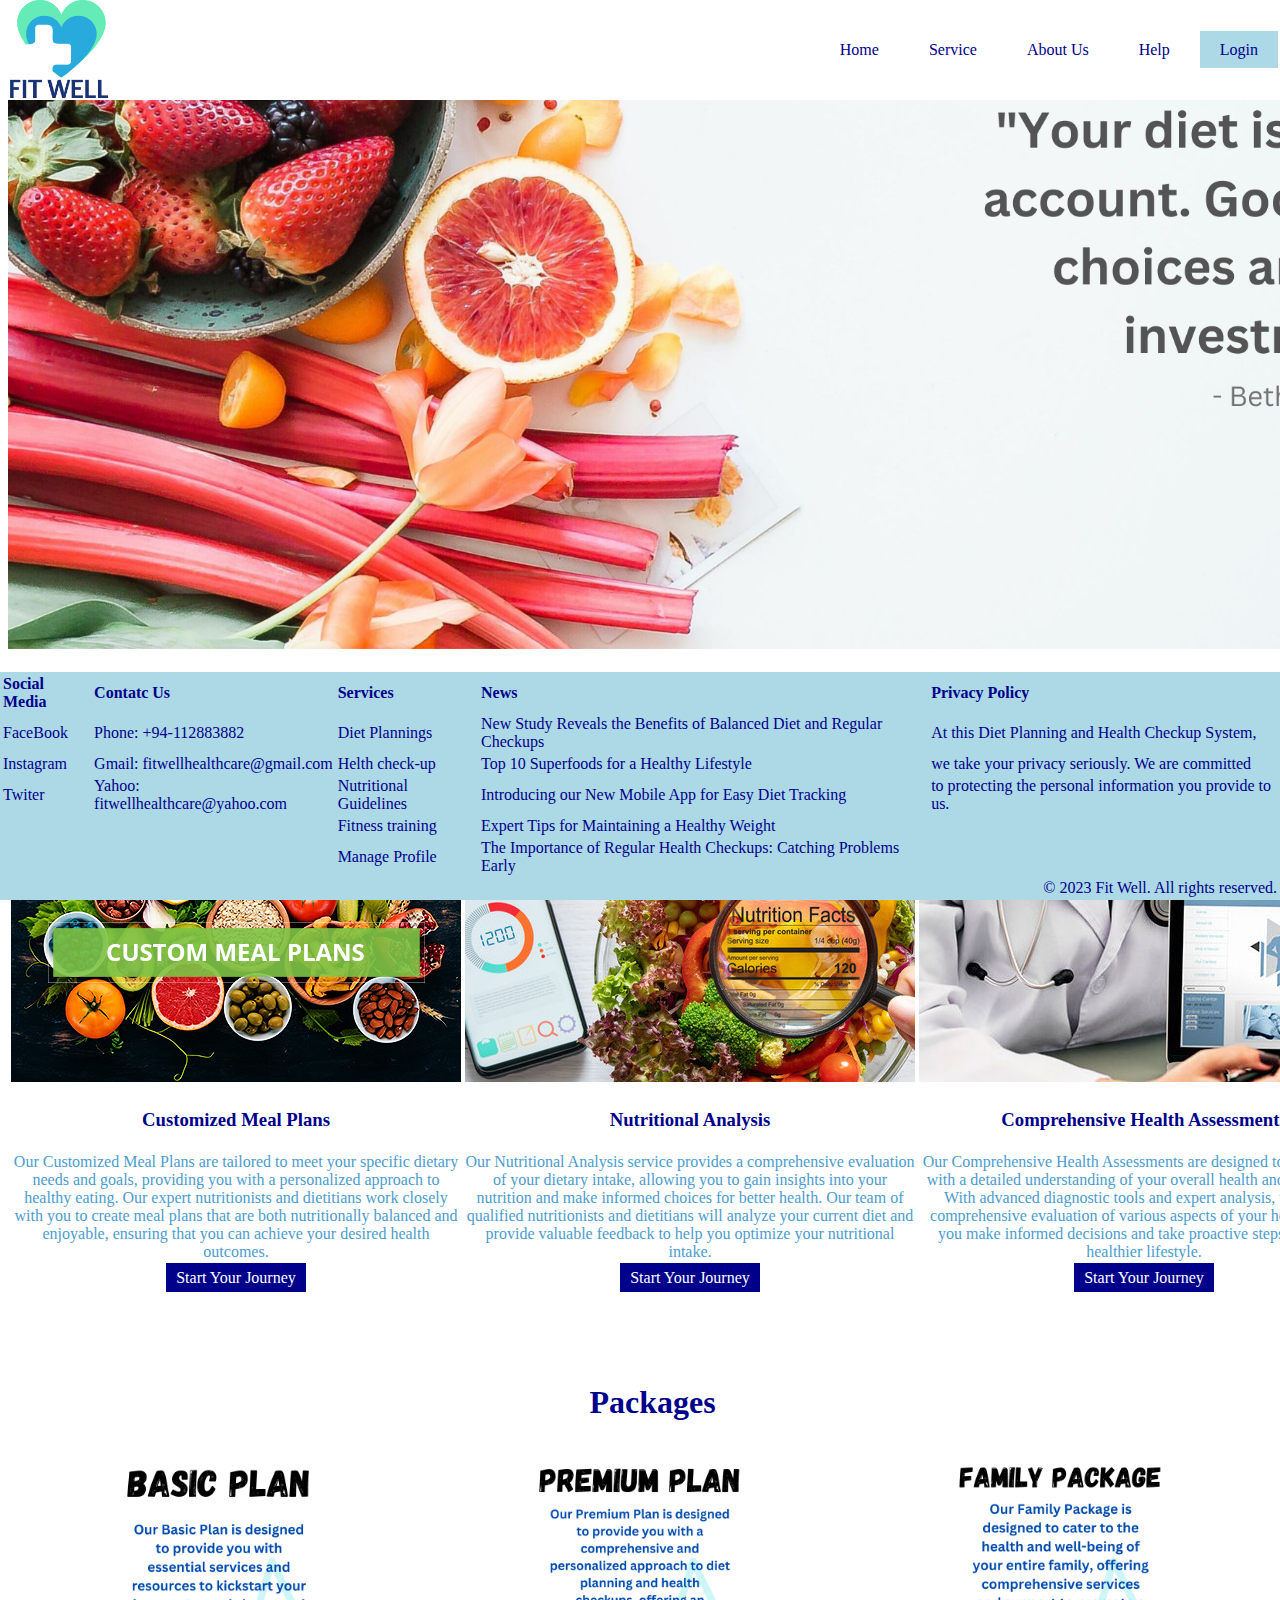
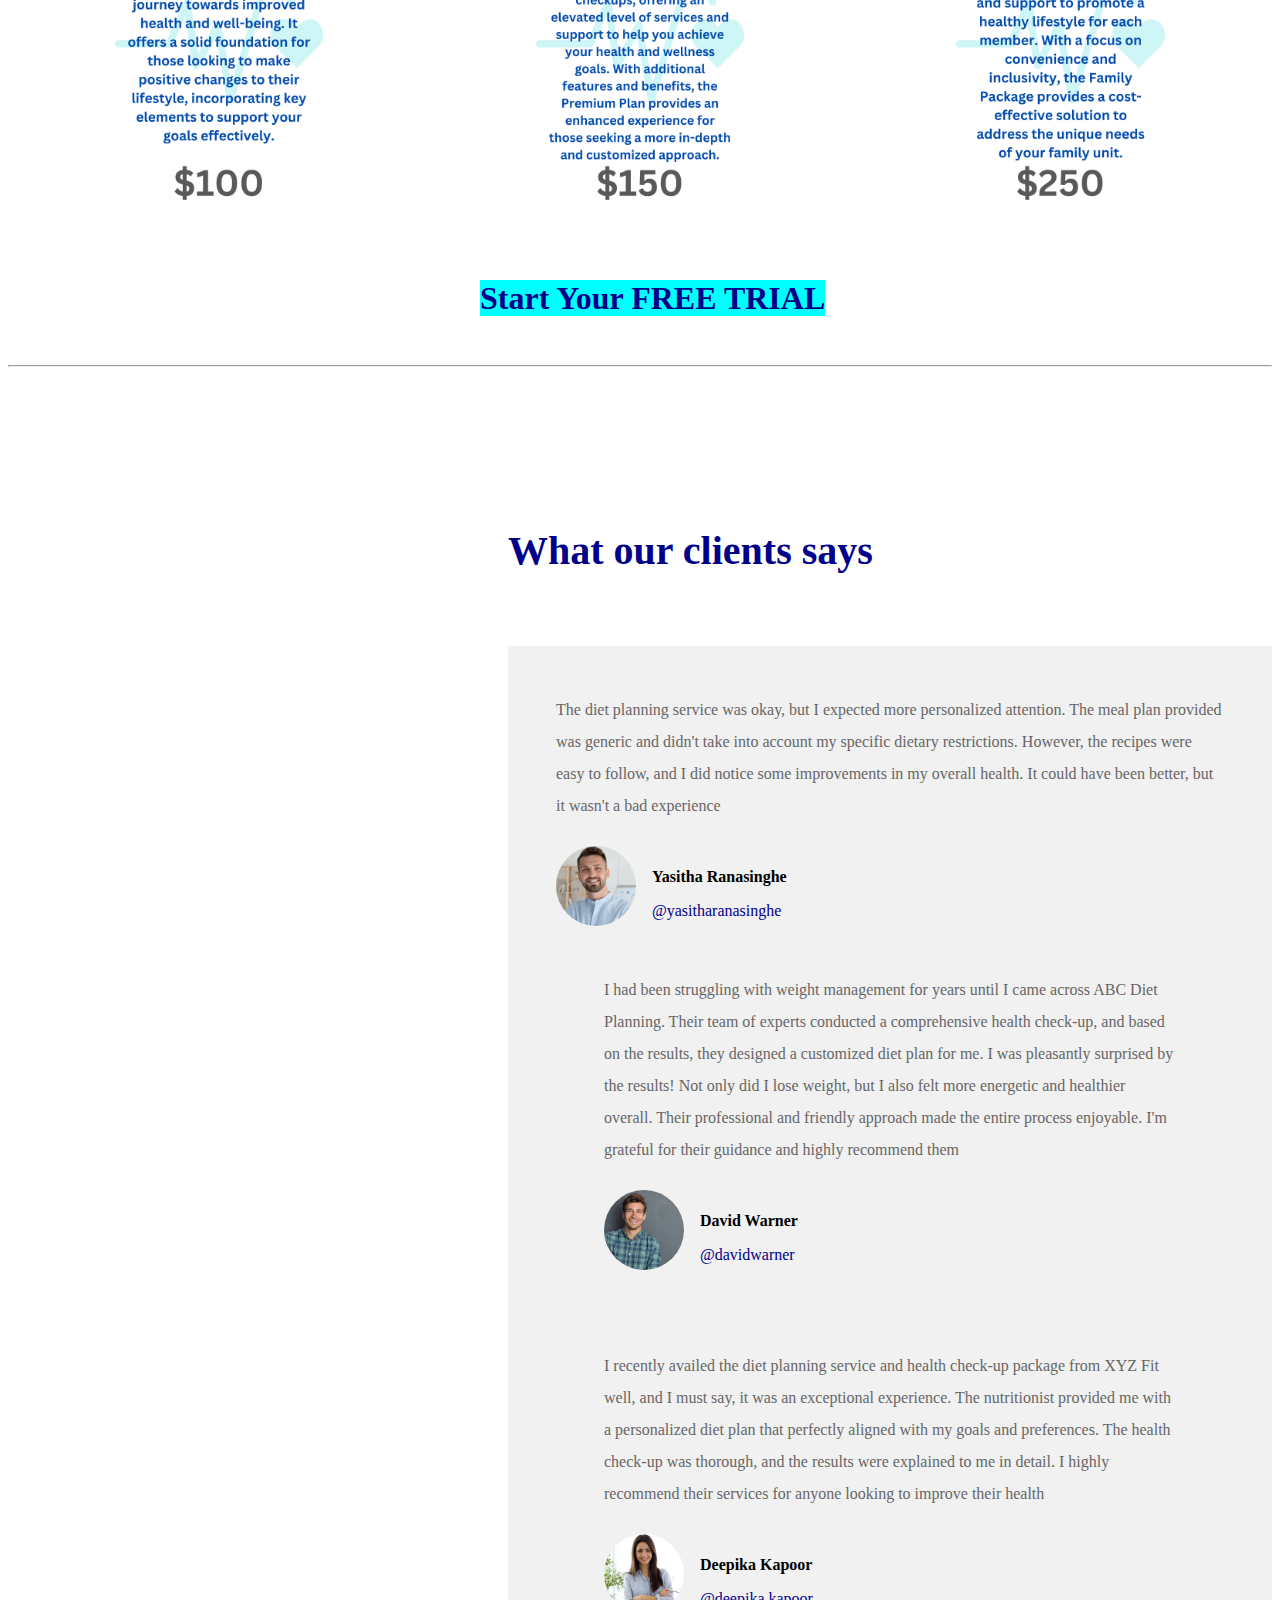
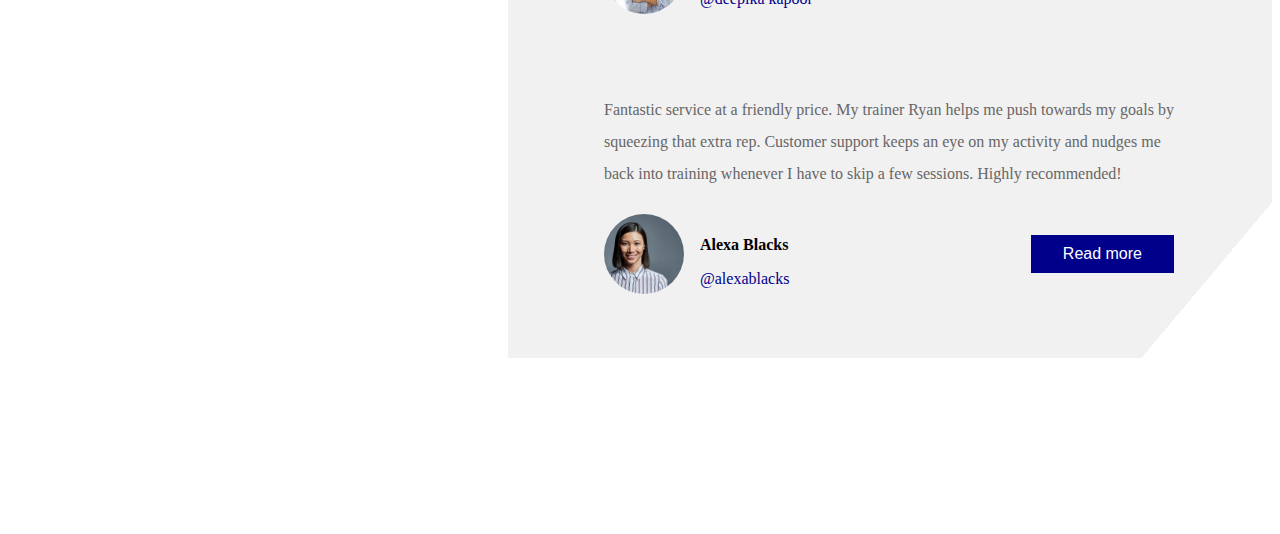
<file: index.html>
<!DOCTYPE html>
<head>
  <title>Home|Fit Well</title>
  <link rel="stylesheet" href="./Styles.css">
</head>

<body>
  <div class="navbar">
    <div class="image-div"></div>
    <ul class="menu">
      <li><a href="#">Home</a></li>
      <li><a href="#">Service</a></li>
      <li><a href="#">About Us</a></li>
      <li><a href="#">Help</a></li>
      <li><a href="login.php" class="login-button">Login</a></li>
    </ul>
  </div>
  <div class="img"></div>
    <!--Slide show section starts-->
    <div class="slide-container">
      <div class="Slideshow" style="max-width:520px; margin-top: 5px;">
      <img class="mySlides" src="img/one.png" style="width:285%">
        <img class="mySlides" src="img/two.png" style="width: 285%">
        <img class="mySlides" src="img/three.png" style="width:285%">
      </div>
    <!--Slide show section ends-->
    </div>
    <!--slide show js-->
    <script>
      var myIndex = 0;
      carousel();
      
      function carousel() {
        var i;
        var x = document.getElementsByClassName("mySlides");
        for (i = 0; i < x.length; i++) {
          x[i].style.display = "none";  
        }
        myIndex++;
        if (myIndex > x.length) {myIndex = 1}    
        x[myIndex-1].style.display = "block";  
        setTimeout(carousel, 2000); 
      }
      </script>
      <!--slide show js ends-->
    <br>
    <br>
    <br>
    <br>
    <br>

    <h1>Transform Your Health with Personalized Diet Plans and Checkups.</h1>
    <table class="service">
      <tr>
        <th><img src="img/CUSTOM-MEAL-PLANS.jpg"></th>
        <th><img src="img/nutri.jpg"></th>
        <th><img src="img/health.jpg"></th>
      </tr>
      <tr>
        <td><h3>Customized Meal Plans</h3></td>
        <td><h3>Nutritional Analysis</h3></td>
        <td><h3>Comprehensive Health Assessments</h3></td>
     </tr>
     <tr>
      <td>Our Customized Meal Plans are tailored to meet your specific dietary needs and goals, providing you with a personalized approach to healthy eating. Our expert nutritionists and dietitians work closely with you to create meal plans that are both nutritionally balanced and enjoyable, ensuring that you can achieve your desired health outcomes.</td>
      <td>Our Nutritional Analysis service provides a comprehensive evaluation of your dietary intake, allowing you to gain insights into your nutrition and make informed choices for better health. Our team of qualified nutritionists and dietitians will analyze your current diet and provide valuable feedback to help you optimize your nutritional intake.</td>
      <td>Our Comprehensive Health Assessments are designed to provide you with a detailed understanding of your overall health and well-being. With advanced diagnostic tools and expert analysis, we offer a comprehensive evaluation of various aspects of your health to help you make informed decisions and take proactive steps towards a healthier lifestyle.</td>
     </tr>
     <tr>
      <td></td>
      <td></td>
      <td></td>
     </tr>
     <tr class="start">
      <td><a href="#">Start Your Journey</a></td>
      <td><a href="#">Start Your Journey</a></td>
      <td><a href="#">Start Your Journey</a></td>
     </tr>
    </table>
    <br>
    <br>
    <br>
    <br>

    <h1>Packages</h1>
    <table class="package">
      <tr>
        <th><a href="#"><img src="img/Basic.png" width="50%" height="50%"></a></th>
        <th><a href="#"><img src="img/premium.png" width="50%" height="50%"></a></th>
        <th><a href="#"><img src="img/family.png" width="50%" height="50%"></a></th>
      </tr>
    </table>
    <br>
    <br>

    <h1 class="trial"><a href="#">Start Your FREE TRIAL</a></h1>
    <br>
    <hr>

    <!--Customer review part start-->
    <section class="review">
      <div class="information">
          <h3>What our clients says</h3>
          </div>
  
  <div class="swiper review-slider">
  
     <div class="swiper-wrapper">
  
        <div class="swiper-slide slide">
             <p>The diet planning service was okay, but I expected more personalized attention. The meal plan provided was generic and didn't take into account my specific dietary restrictions. However, the recipes were easy to follow, and I did notice some improvements in my overall health. It could have been better, but it wasn't a bad experience </p>
                <div class="user">
                  <img src="img/yasitha.jpg" alt="">
                    <div class="info">
                      <h3>Yasitha Ranasinghe</h3>
                      <span>@yasitharanasinghe</span>
                      </div>
                  <i class="fas fa-quote-left"></i>
              </div>
        
          
  
       <div class="swiper-slide slide">
          <p>I had been struggling with weight management for years until I came across ABC Diet Planning. Their team of experts conducted a comprehensive health check-up, and based on the results, they designed a customized diet plan for me. I was pleasantly surprised by the results! Not only did I lose weight, but I also felt more energetic and healthier overall. Their professional and friendly approach made the entire process enjoyable. I'm grateful for their guidance and highly recommend them</p>
              <div class="user">
                  <img src="img/david.jpg" alt="">
                      <div class="info">
                          <h3>David Warner</h3>
                          <span>@davidwarner</span>
                      </div>
                  <i class="fas fa-quote-left"></i>
              </div>
          </div>
     
          <div class="swiper-slide slide">
            <p>I recently availed the diet planning service and health check-up package from XYZ Fit well, and I must say, it was an exceptional experience. The nutritionist provided me with a personalized diet plan that perfectly aligned with my goals and preferences. The health check-up was thorough, and the results were explained to me in detail. I highly recommend their services for anyone looking to improve their health</p>
                <div class="user">
                    <img src="img/deepika.jpg" alt="">
                      <div class="info">
                          <h3>Deepika Kapoor</h3>
                          <span>@deepika kapoor</span>
                      </div>
                      <i class="fas fa-quote-left"></i>
                  </div>
              </div>
  
          <div class="swiper-slide slide">
            <p>Fantastic service at a friendly price. My trainer Ryan helps me push towards my goals by squeezing that extra rep. Customer support keeps an eye on my activity and nudges me back into training whenever I have to skip a few sessions. Highly recommended!</p>
                  <div class="user">
                  <img src="img/alexa.jpg" alt="">
                  <div class="info">
                  <h3>Alexa Blacks</h3>
                  <span>@alexablacks</span>
              </div>
          <i class="fas fa-quote-left"></i>
        <button class="Readmore-Button" id="ReadmoreButton" ><a href="#">Read more</a></button>
            </section>
                  </div>
              </div>
          </div>
      </div>
  </div>
  
  <!--Customer review part end-->
<br>
  
    <!--footer-->
    <div class="footer">
      <table>
        <tr>
          <th>Social Media</th>
          <th>Contatc Us</th>
          <th>Services</th>
          <th>News</th>
          <th>Privacy Policy</th>
        </tr>
        <tr>
          <td>FaceBook</td>
          <td>Phone: +94-112883882</td>
          <td>Diet Plannings</td>
          <td>New Study Reveals the Benefits of Balanced Diet and Regular Checkups</td>
          <td>At this Diet Planning and Health Checkup System,</td>
        </tr>
        <tr>
          <td>Instagram</td>
          <td>Gmail: fitwellhealthcare@gmail.com</td>
          <td>Helth check-up</td>
          <td>Top 10 Superfoods for a Healthy Lifestyle</td>
          <td>we take your privacy seriously. We are committed</td>
        </tr>
        <tr>
          <td>Twiter</td>
          <td>Yahoo: fitwellhealthcare@yahoo.com</td>
          <td>Nutritional Guidelines</td>
          <td>Introducing our New Mobile App for Easy Diet Tracking</td>
          <td>to protecting the personal information you provide to us.</td>
        </tr>
        <tr>
          <td> </td>
          <td> </td>
          <td>Fitness training</td>
          <td>Expert Tips for Maintaining a Healthy Weight</td>
          <td> </td>
        </tr>
        <tr>
          <td> </td>
          <td> </td>
          <td>Manage Profile</td>
          <td>The Importance of Regular Health Checkups: Catching Problems Early</td>
        </tr>
        <tr>
          <td> </td>
          <td> </td>
          <td> </td>
          <td> </td>
          <td align="right">© 2023 Fit Well. All rights reserved.</td>
        </tr>
      </table>
    </div>
    <!--footer code ends-->
</body>
</html>
</file>
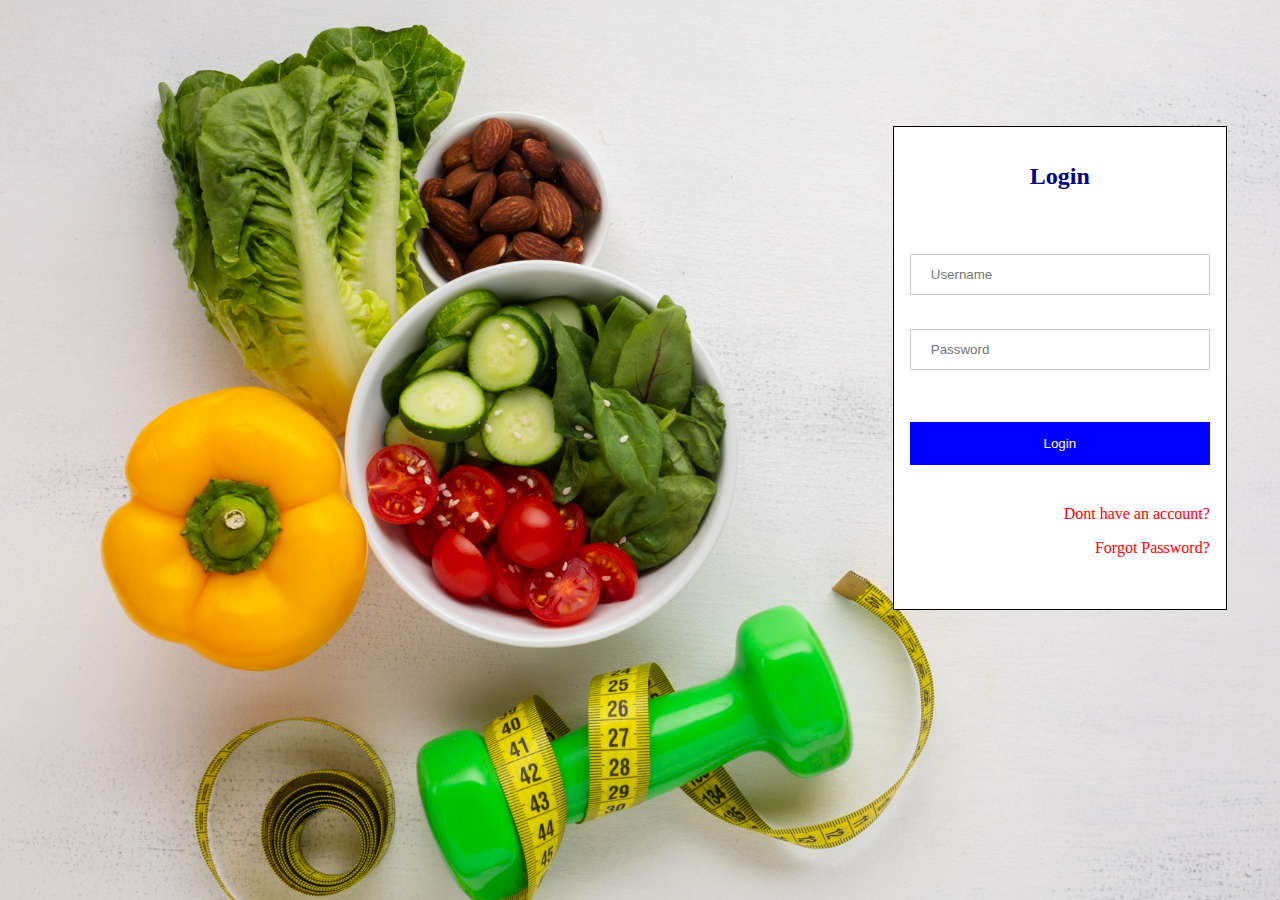
<file: login.html>
<!DOCTYPE html>
<head>
    <title>login|Fit Well</title>
    <link rel="stylesheet" href="./Styles.css">
</head>

<body class="bg-img">
    <div class="lcontainer">
        <h2>Login</h2>
        <br>
        <br>
        <form action="login.php" method="post">
          <input type="text" name="uname" placeholder="Username" required>
          <br>
          <br>
          <input type="password" name="pwd" placeholder="Password" required>
          <br>
          <br>
          <br>
          <button type="submit" name="submit">Login</button>
          <br>
          <p><a href="http://localhost/WEBpg/register.php">Dont have an account?</a></p>
          <br>
          <p><a href="#">Forgot Password?</a></p>
        </form>
      </div>
</body>
</html>
</file>
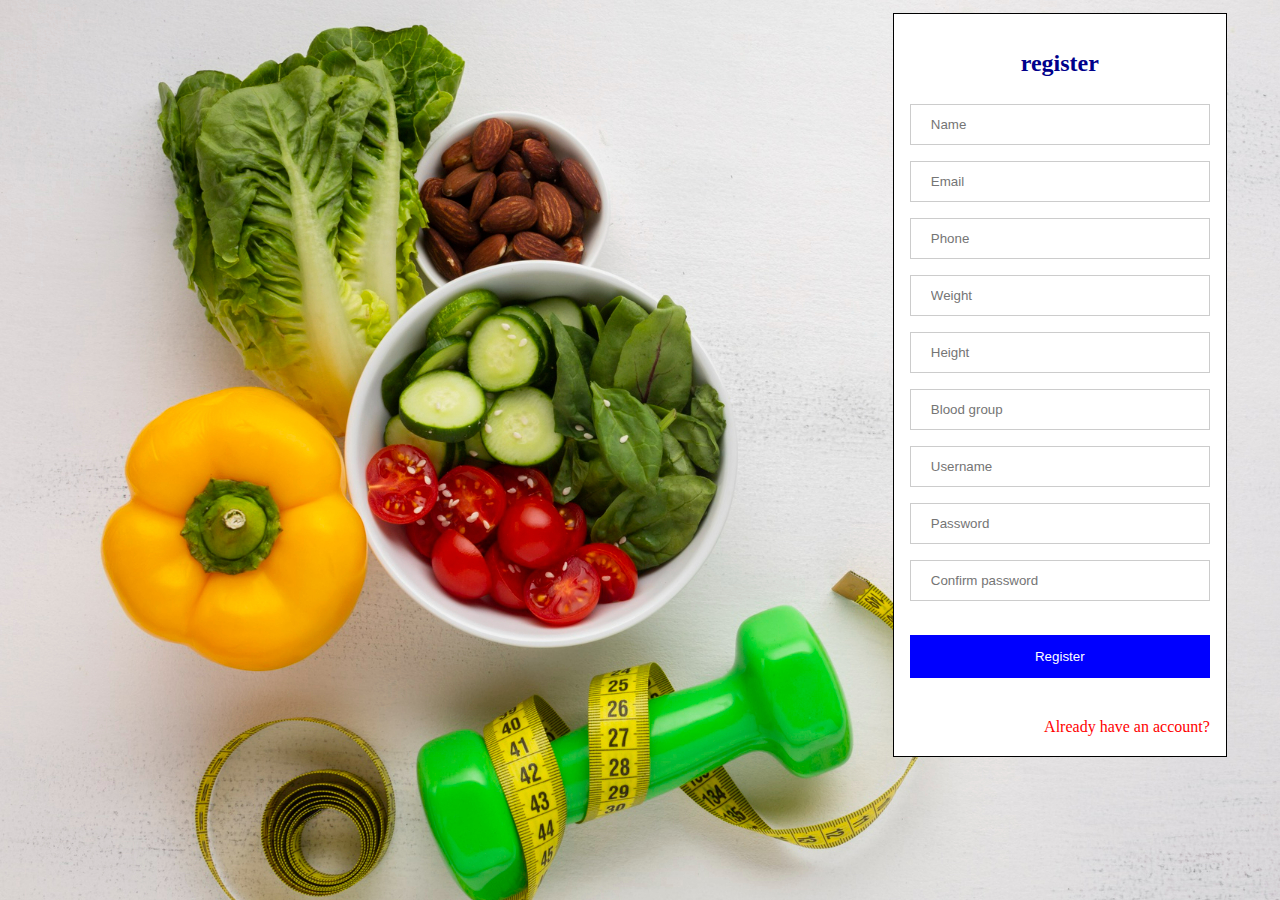
<file: register.html>
<!DOCTYPE html>
<head>
    <title>register|Fit Well</title>
    <link rel="stylesheet" href="./Styles.css">
</head>

<body class="bg-img">
    <div class="container">
        <h2>register</h2>
        <form action="register.php" method="post">
          <input type="text" name="pname" placeholder="Name" required>
          <br>
          <input type="email" name="email" placeholder="Email" required>
          <br>
          <input type="text" name="phone" placeholder="Phone" required>
          <br>
          <input type="number" name="weight" placeholder="Weight" required>
          <br>
          <input type="number" name="height" placeholder="Height" required>
          <br>
          <input type="text" name="bgrp" placeholder="Blood group" required>
          <br>
          <input type="text" name="usname" placeholder="Username" required>
          <br>
          <input type="password" name="psw" placeholder="Password" required>
          <br>
          <input type="password" name="cpsw" placeholder="Confirm password" required>
          <br>
          <br>
          <button type="submit">Register</button>
          <p><a href="login.html">Already have an account?</a></p>
        </form>
      </div>
</body>
</html>
</file>
<file: Styles.css>
body{
  overflow-x: hidden;
  background-color: white;
}
.navbar {
  position: fixed;
  display: flex;
  justify-content: space-between;
  align-items: center;
  background-color: #ffffff;
  top: 0%;
  width: 100%;
}

/* Logo */
.logo {
  font-size: 30px;
  font-weight: bold;
}

/* Menu */
.menu {
  list-style-type: none;
  display: flex;
}

.menu li {
  margin-right: 10px;
}

.menu li a {
  text-decoration:none;
  color: darkblue;
  padding: 10px 20px;
}

/* Login Button */
.login-button {
  padding: 5px 10px;
  background-color: lightblue;
  color: #fff;
  /**border-radius: 3px;*/
  transition: background-color 0.3s ease;
}

.login-button:hover {
  background-color: #555555cc;
  color: #fff;
}

.image-div {
  width: 100px;
  height: 100px;
  background-image: url('img/logo.png');
  background-size: cover;
  background-position: center;
}

.footer{
  position: fixed;
  left:0%;
  bottom: 0%;
  width: 100%;
  background-color: lightblue;
  color:darkblue;
  text-align: left;
}

table{
  width: 100%;
}

.social{
  list-style-type:none;
  text-align: left;
}

.social li a{
  text-decoration:none;
  color:darkblue;
  text-align: left;
}

.review {
  display: -webkit-box;
  display: -ms-flexbox;
  display: flex;
  -webkit-box-align: center;
      -ms-flex-align: center;
          align-items: center;
  -ms-flex-wrap: wrap;
      flex-wrap: wrap;
  gap: 2rem;
  margin-left: 500px;
  margin-bottom: 150px;
}

.review .information {
  -webkit-box-flex: 1;
      -ms-flex: 1 1 35rem;
          flex: 1 1 35rem;
}

.review .information span {
  font-size: 2rem;
  color: darkblue;
}

.review .information h3 {
  font-size: 2.5rem;
  color: darkblue;
  padding-top: 7rem;
}

.review .information p {
  font-size: 1rem;
  line-height: 2;
  color: #676666;
  padding: 1rem 0;
}

.review .review-slider {
  -webkit-box-flex: 1;
      -ms-flex: 1 1 60rem;
          flex: 1 1 60rem;
}

.review .review-slider .slide {
  background: linear-gradient(130deg, #f1f1f1 93%, transparent 90%);
  padding: 2rem 3rem;
}

.review .review-slider .slide p {
  font-size: 1rem;
  line-height: 2;
  color: #676666;
}

.review .review-slider .slide .user {
  display: -webkit-box;
  display: -ms-flexbox;
  display: flex;
  -webkit-box-align: center;
      -ms-flex-align: center;
          align-items: center;
  margin-top: 1.5rem;
}

.review .review-slider .slide .user img {
  height: 5rem;
  width: 5rem;
  -o-object-fit: cover;
     object-fit: cover;
  border-radius: 50%;
  margin-right: 1rem;
}

.review .review-slider .slide .user h3 {
  font-size: 1rem;
  color: #000000;
}

.review .review-slider .slide .user span {
  color: darkblue;
  font-size: 1rem;
}

.review .review-slider .slide .user i {
  font-size: 5rem;
  margin-left: auto;
  margin-right: 2rem;
  color: darkblue;
}

.Readmore-Button {
  background-color:darkblue;
  border: none;
  color:  #ffffff;
  padding: 10px 32px;
  text-align: center;
  text-decoration: none;
  display: inline-block;
  font-size: 16px;
  margin: 4px 2px;
  cursor: pointer;
  transition-duration: 0.4s;
}
.Readmore-Button a{
  color: white;
  text-decoration: none;
}

h1{
  color: darkblue;
  margin-left: 2%;
  text-align: center;
}

.service a{
  text-align: center;
  color: darkblue;
  text-decoration: none;
}
.service{
  width: 100%;
  text-align: center;
  color: rgb(76, 156, 206);
}

.start a{
  padding: 6px 10px;
  background-color: darkblue;
  color: #ffff;
  transition: background-color 0.3s ease;
}
h3{
  color: darkblue;
}

.package a:hover{
  background-color: aqua;
}

.trial a{
  text-decoration: none;
  text-align: center;
  color: darkblue;
  background-color: aqua;
}
.trial a:hover{
  color: white;
  background-color: darkblue;
}

h1{
  text-align: center;
  color: darkblue;
}
.bg-img{
  background-image: url('img/login.jpg');
}
.container {
  margin-left: 70%;
  margin-top: 1%;
  width: 300px;
  height: 710px;
  border: 1px solid #000000;
  background-color: #f2f2f2;
}
.container{
  padding: 16px;
  background-color: white;
}
.container h2{
  color: darkblue;
  text-align: center;
}
.container button {
  background-color: blue;
  color: white;
  padding: 14px 20px;
  margin: 8px 0;
  border: none;
  cursor: pointer;
  width: 100%;

}
.container button:hover {
  background-color: darkblue;
}
.container input{
  width: 100%;
  padding: 12px 20px;
  margin: 8px 0;
  display: inline-block;
  border: 1px solid #ccc;
  box-sizing: border-box;
}
.container p a{
  color: red;
  float: right;
  padding-top: 16px;
  text-decoration: none;
}
.container p a:hover{
  text-decoration: underline;
}
.lcontainer {
  margin-left: 70%;
  margin-top: 10%;
  width: 300px;
  height: 450px;
  border: 1px solid #000000;
  background-color: #f2f2f2;
}
.lcontainer{
  padding: 16px;
  background-color: white;
}
.lcontainer h2{
  color: darkblue;
  text-align: center;
}
.lcontainer button {
  background-color: blue;
  color: white;
  padding: 14px 20px;
  margin: 8px 0;
  border: none;
  cursor: pointer;
  width: 100%;

}
.lcontainer button:hover {
  background-color: darkblue;
}
.lcontainer input{
  width: 100%;
  padding: 12px 20px;
  margin: 8px 0;
  display: inline-block;
  border: 1px solid #ccc;
  box-sizing: border-box;
}
.lcontainer p a{
  color: red;
  float: right;
  padding-top: 16px;
  text-decoration: none;
}
.lcontainer p a:hover{
  text-decoration: underline;
}
</file>
